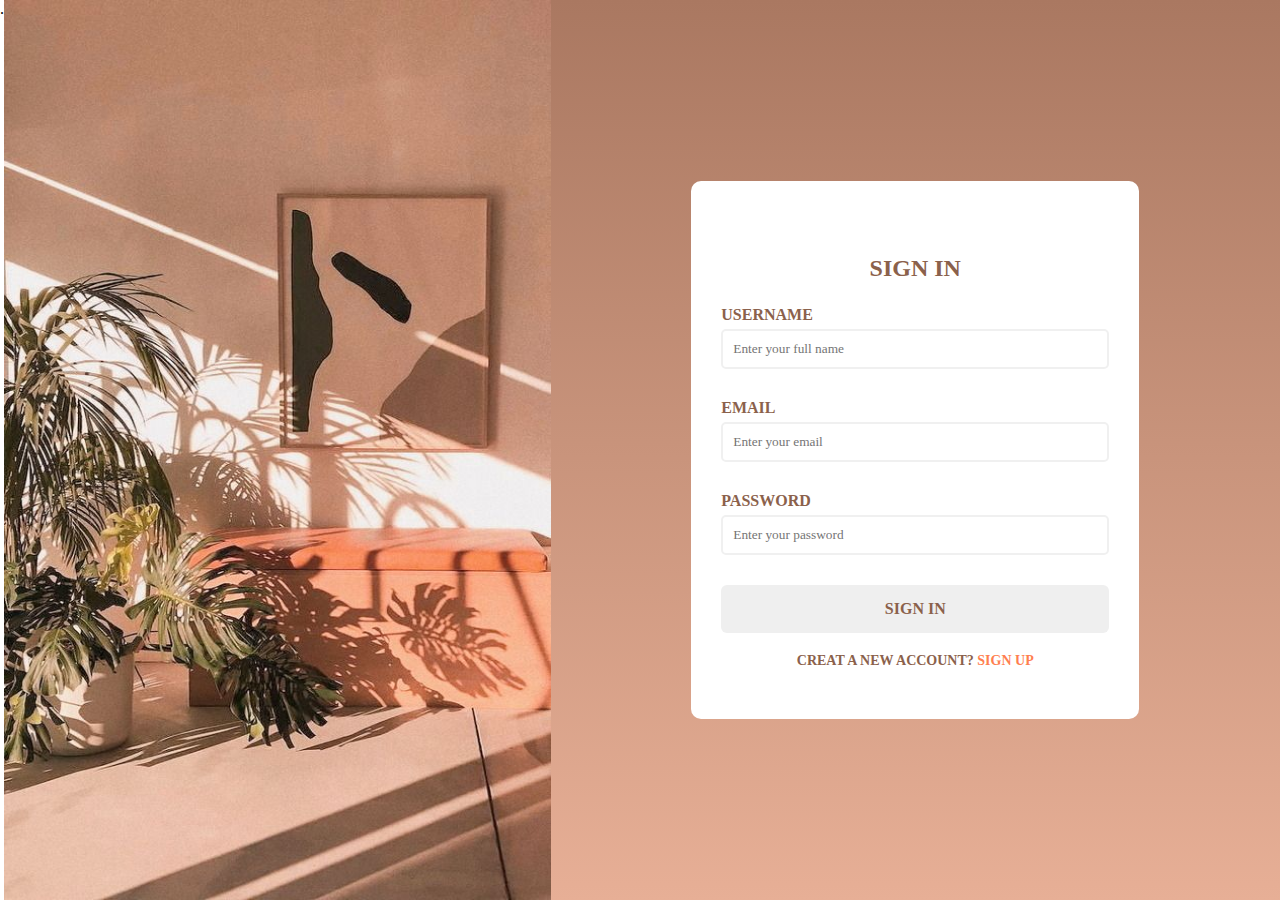
<file: index.html>
<!DOCTYPE html>
<html lang="en">

<head>
    <meta charset="UTF-8">
    <meta http-equiv="X-UA-Compatible" content="IE=edge">
    <meta name="viewport" content="width=device-width, initial-scale=1.0">
    <link rel="stylesheet" href="stylesheet.css">
    <link href="https://fonts.googleapis.com/css2?family=Roboto:wght@300;400;500&display=swap" rel="stylesheet">
    <title>| Decor Line </title>
</head>

<body>

        <div class="main">
            <!-- Left-Section -->
            .<div class="left-section">
                <img src="images/img7.jpg" class="IMg" alt="">
            </div>
            <!-- Left-Section-End -->

            <!-- Right-Section -->
            <div class="right-section">
                <!-- Container-1 -->
                <div class="container-1">
                    <!-- Sign-in-From -->
                    <div class="signin">
                        <form class="form" >
                            <div class="header">
                                <h1>Sign In</h1>
                            </div>

                            <div class="control">
                                <label>Username </label>
                                <input type="text" id="Username" placeholder="Enter your full name" autocomplete="off">
                            </div>

                            <div class="control">
                                <label>Email </label>
                                <input type="text" id="Useremail" placeholder="Enter your email" autocomplete="off">
                            </div>

                            <div class="control">
                                <label>Password </label>
                                <input type="password" id="Userpsw" placeholder="Enter your password"
                                    autocomplete="off">
                            </div>

                            <button type="button" id="acc_btn"> Sign In</button>
                            <div class="exist-acc">
                                Creat a new account? <a href="./sign-up.html" id="signup">Sign Up</a>
                            </div>
                        </form>
                    </div>
                    <!-- Sign-in-From -->
                </div>
                <!-- Container-1-End -->
            </div>
            <!-- Right-Section-End -->

        </div>
</body>

</html>
</file>
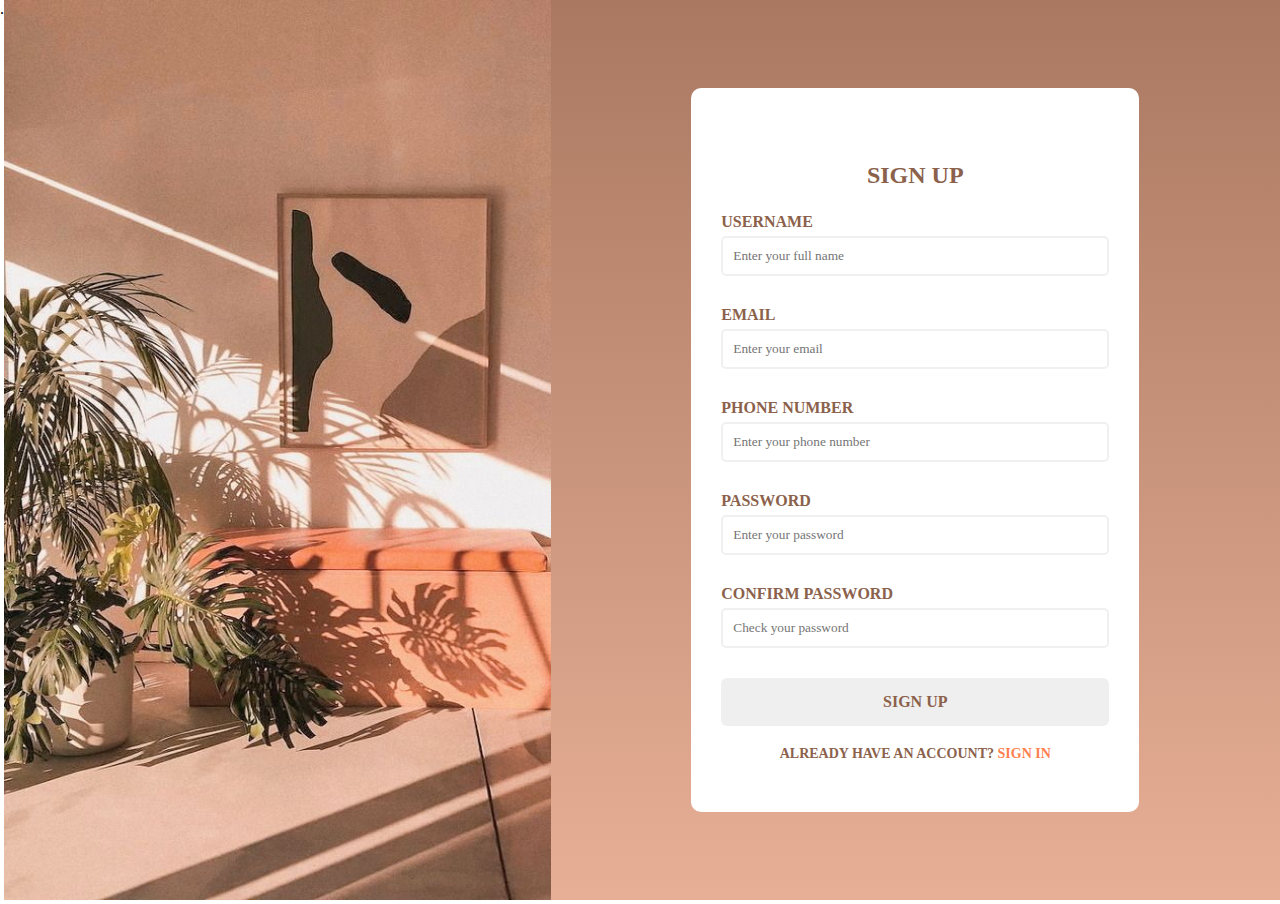
<file: sign-up.html>
<!DOCTYPE html>
<html lang="en">

<head>
    <meta charset="UTF-8">
    <meta http-equiv="X-UA-Compatible" content="IE=edge">
    <meta name="viewport" content="width=device-width, initial-scale=1.0">
    <link rel="stylesheet" href="stylesheet.css">
    <link href="https://fonts.googleapis.com/css2?family=Roboto:wght@300;400;500&display=swap" rel="stylesheet">
    <title> | Decor Line</title>
</head>

<body>

    <!-- <div class="wrapper"> -->
        <div class="main">
            <!-- Left-Section -->
            .<div class="left-section">
                <img src="images/img7.jpg" class="IMg" alt="">
            </div>
            <!-- Left-Section-End -->

            <!-- Right-Section -->
            <div class="right-section">

                <!-- Container-1 -->
                <div class="container-2">

                    <!-- Sign-up-From -->
                    <div class="signup">
                        <form class="form">
                            <div class="header">
                                <h1>Sign Up</h1>
                            </div>


                            <div class="control">
                                <label>Username </label>
                                <input type="text" name="" id="username" placeholder="Enter your full name"
                                    autocomplete="off">
                            </div>

                            <div class="control">
                                <label>Email </label>
                                <input type="text" name="" id="email" placeholder="Enter your email" autocomplete="off">
                            </div>

                            <div class="control">
                                <label>Phone number </label>
                                <input type="number" name="" id="number" placeholder="Enter your phone number"
                                    autocomplete="off">
                            </div>

                            <div class="control">
                                <label>Password </label>
                                <input type="password" name="" id="password" placeholder="Enter your password"
                                    autocomplete="off">
                            </div>

                            <div class="control">
                                <label>Confirm Password</label>
                                <input type="password" name="" id="cfm" placeholder="Check your password"
                                    autocomplete="off">
                            </div>

                            <button type="button" id="acc_btn"> Sign Up</button>
                            <div class="exist-acc">
                                Already have an account? <a href="./index.html" id="signin">Sign In</a>
                            </div>

                        </form>
                    </div>
                    <!-- Sign-in-From -->
                </div>
                <!-- Container-2-End -->
            </div>
            <!-- Right-Section-End -->

        </div>
    <!-- </div> -->
</body>

</html>
</file>
<file: stylesheet.css>
*{
    padding: 0;
    margin: 0;
    box-sizing: border-box;
}
.body{
    font-family:' Roboto_Condensed';
    font-weight:  300;
    line-height: 1.5;
    overflow: hidden;
}
.main{
    height: 100vh;
    display: flex;
}
.left-section{
    width: 42.7%;
}
.right-section{
    width: 57%;
}
.left-section .IMg{
   height: 100vh;
   width: 100%;
}
.right-section{
    display: flex;
    flex-direction: column;
    flex: 1;
    align-items: center;
    justify-content: center;
    background: linear-gradient(to top, #e7af96 0%, #aa7861 100%);
}
.container-1 , .container-2{
    background-color: #fff;
    border-radius: 10px;
    border-radius: 10px;
    box-shadow: 0 2.8px 2.2px rgba(0, 0, 0, 0.034), 0 6.7px 5.3px rgba(0, 0, 0, 0 12.8px);
    overflow: hidden;
    width: 35vw;
    max-width: 100%;
}
.header{
    padding: 24px 0;
    font-family:' Roboto_Condensed';
}
.header h1 {
    color:#8b614b;
    font-size: 24px;
    font-family:' Roboto_Condensed';
    text-transform: uppercase;
    text-align: center;
}
.form{
    padding: 30px;
}
.control{
    margin-bottom: 30px;
    position: relative;
}

.control label{
    display: inline-block;
    margin-bottom: 5px;
    font-family:' Roboto_Condensed';
}
.control input{
    width: 100%;
    border: 2px solid #f0f0f0;
    border-radius: 5px;
    display: block;
    padding: 10px;
    font-family:' Roboto_Condensed';
}
.form {
    border-radius: 6px;
    color: #8b614b;
    margin-top: 20px;
    margin-bottom: 10px;
    font-weight: bold;
    text-transform: uppercase;
    transition:  all 1s ease;
}
.submit:hover {
    color: #8b614b;
    background: #e2ae96;
}
.exist-acc {
    padding: 10px;
    text-align: center;
    font-size: 14px;
}
.exist-acc a{
    color: coral;
    text-decoration: none;

}
.control input:focus {
    outline: none;
    
}
button#acc_btn {
    border-radius: 6px;
    border: none;
    outline: none;
    color: #8b614b;
    display: block;
    font-size: 16px;
    padding: 15px 0;
    margin-top: 20px;
    margin-bottom: 10px;
    width: 100%;
    font-weight: bold;
    font-family: ' Roboto_Condensed';
    text-transform: uppercase;
    transition:  all 1s ease;
}

button#acc_btn:hover {
    color: #8b614b;
    background: #e2ae96;
}
</file>
